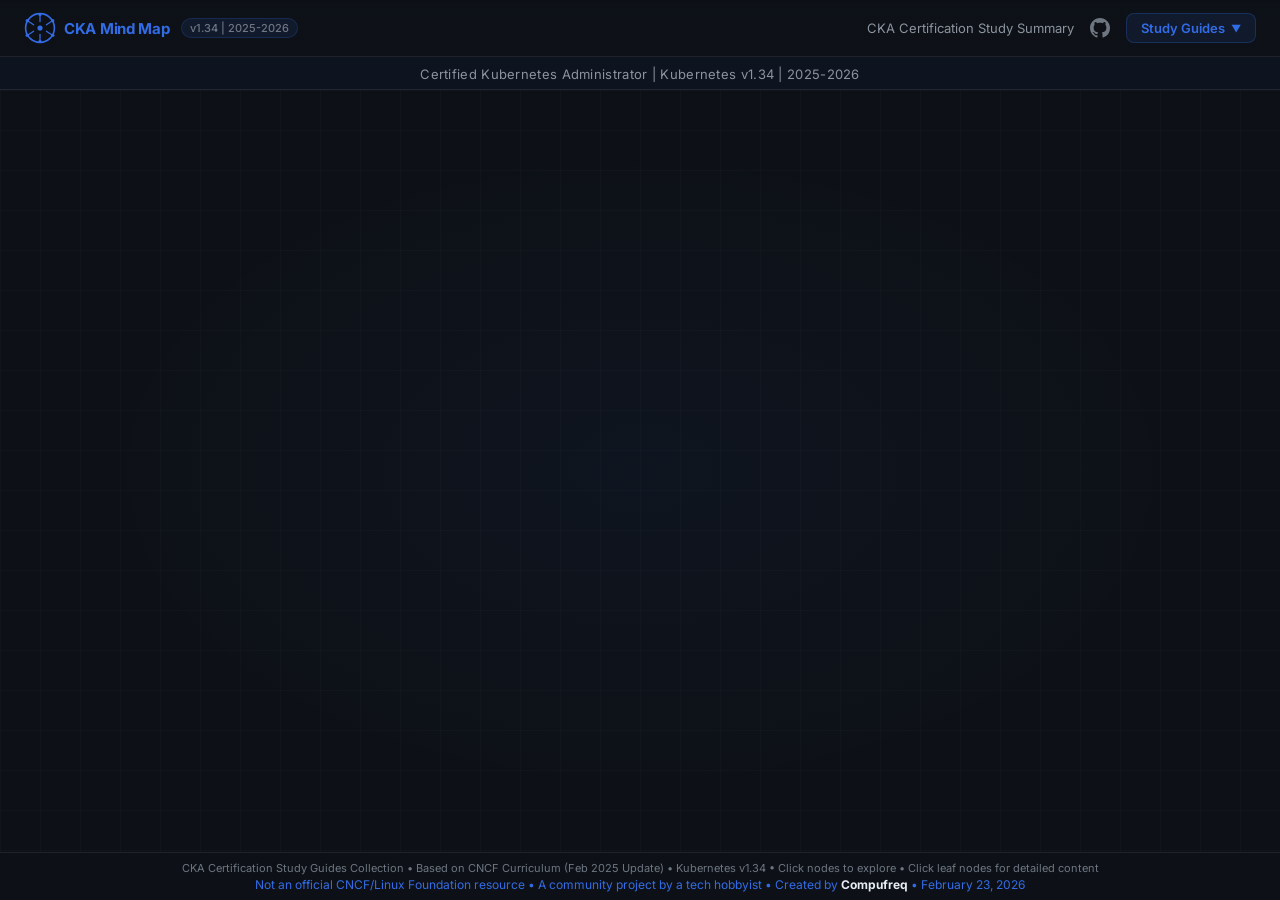
<file: index.html>
<!DOCTYPE html>
<html lang="en">
<head>
  <meta charset="UTF-8">
  <meta name="viewport" content="width=device-width, initial-scale=1.0, viewport-fit=cover">
  <title>CKA Mind Map - Certified Kubernetes Administrator Study Guide</title>
  <meta name="description" content="Interactive mind map for CKA certification study. Covers all exam domains: Cluster Architecture, Workloads, Networking, Storage, and Troubleshooting.">
  <link rel="preconnect" href="https://fonts.googleapis.com">
  <link rel="preconnect" href="https://fonts.gstatic.com" crossorigin>
  <link href="https://fonts.googleapis.com/css2?family=Inter:wght@400;500;600;700&family=JetBrains+Mono:wght@400;500&display=swap" rel="stylesheet">
  <link rel="stylesheet" href="css/style.css?v=2">
  <link rel="icon" href="data:image/svg+xml,<svg xmlns='http://www.w3.org/2000/svg' viewBox='0 0 100 100'><text y='.9em' font-size='90'>☸</text></svg>">
</head>
<body>

  <header class="header">
    <div class="header-left">
      <a href="#main" class="logo">
        <svg class="logo-icon" viewBox="0 0 100 100" xmlns="http://www.w3.org/2000/svg">
          <circle cx="50" cy="50" r="45" fill="none" stroke="#326CE5" stroke-width="5"/>
          <circle cx="50" cy="50" r="8" fill="#326CE5"/>
          <line x1="50" y1="10" x2="50" y2="30" stroke="#326CE5" stroke-width="4" stroke-linecap="round"/>
          <line x1="50" y1="70" x2="50" y2="90" stroke="#326CE5" stroke-width="4" stroke-linecap="round"/>
          <line x1="12" y1="28" x2="30" y2="40" stroke="#326CE5" stroke-width="4" stroke-linecap="round"/>
          <line x1="70" y1="60" x2="88" y2="72" stroke="#326CE5" stroke-width="4" stroke-linecap="round"/>
          <line x1="12" y1="72" x2="30" y2="60" stroke="#326CE5" stroke-width="4" stroke-linecap="round"/>
          <line x1="70" y1="40" x2="88" y2="28" stroke="#326CE5" stroke-width="4" stroke-linecap="round"/>
          <circle cx="50" cy="8" r="5" fill="#326CE5"/>
          <circle cx="50" cy="92" r="5" fill="#326CE5"/>
          <circle cx="10" cy="27" r="5" fill="#326CE5"/>
          <circle cx="90" cy="73" r="5" fill="#326CE5"/>
          <circle cx="10" cy="73" r="5" fill="#326CE5"/>
          <circle cx="90" cy="27" r="5" fill="#326CE5"/>
        </svg>
        <span class="logo-text">CKA Mind Map</span>
      </a>
      <span class="logo-version">v1.34 | 2025-2026</span>
    </div>
    <div class="header-right">
      <nav id="breadcrumbs"></nav>
      <a href="https://github.com/compufreq/cka-mindmap" target="_blank" rel="noopener noreferrer" class="github-link" title="View on GitHub">
        <svg width="20" height="20" viewBox="0 0 16 16" fill="currentColor"><path d="M8 0C3.58 0 0 3.58 0 8c0 3.54 2.29 6.53 5.47 7.59.4.07.55-.17.55-.38 0-.19-.01-.82-.01-1.49-2.01.37-2.53-.49-2.69-.94-.09-.23-.48-.94-.82-1.13-.28-.15-.68-.52-.01-.53.63-.01 1.08.58 1.23.82.72 1.21 1.87.87 2.33.66.07-.52.28-.87.51-1.07-1.78-.2-3.64-.89-3.64-3.95 0-.87.31-1.59.82-2.15-.08-.2-.36-1.02.08-2.12 0 0 .67-.21 2.2.82.64-.18 1.32-.27 2-.27.68 0 1.36.09 2 .27 1.53-1.04 2.2-.82 2.2-.82.44 1.1.16 1.92.08 2.12.51.56.82 1.27.82 2.15 0 3.07-1.87 3.75-3.65 3.95.29.25.54.73.54 1.48 0 1.07-.01 1.93-.01 2.2 0 .21.15.46.55.38A8.013 8.013 0 0016 8c0-4.42-3.58-8-8-8z"/></svg>
      </a>
      <div class="guides-dropdown" id="guides-dropdown">
        <button class="guides-dropdown-btn" id="guides-dropdown-btn">
          <span>Study Guides</span>
          <span class="dropdown-arrow">&#9660;</span>
        </button>
        <div class="guides-dropdown-menu">
          <a href="pages/guide.html?id=kubernetes">
            <span class="guide-icon">&#9784;</span>
            <span class="guide-info">
              <span class="guide-name">Kubernetes CKA Guide</span>
              <span class="guide-desc">Complete technical reference &bull; 30 chapters</span>
            </span>
          </a>
          <a href="pages/guide.html?id=linux-networking">
            <span class="guide-icon">&#128421;</span>
            <span class="guide-info">
              <span class="guide-name">Linux Networking Guide</span>
              <span class="guide-desc">Network commands reference &bull; 56 sections</span>
            </span>
          </a>
          <a href="pages/guide.html?id=gateway-api">
            <span class="guide-icon">&#128268;</span>
            <span class="guide-info">
              <span class="guide-name">Gateway API Complete Guide</span>
              <span class="guide-desc">Modern ingress traffic management &bull; 20 sections</span>
            </span>
          </a>
          <a href="pages/guide.html?id=gateway-api-cka">
            <span class="guide-icon">&#9997;</span>
            <span class="guide-info">
              <span class="guide-name">Gateway API Step-By-Step Guide</span>
              <span class="guide-desc">Step-by-step practice &bull; 10 tasks</span>
            </span>
          </a>
          <a href="pages/guide.html?id=ingress">
            <span class="guide-icon">&#128295;</span>
            <span class="guide-info">
              <span class="guide-name">Ingress Complete Guide</span>
              <span class="guide-desc">HTTP routing &amp; TLS termination &bull; 14 sections</span>
            </span>
          </a>
          <a href="pages/guide.html?id=ingress-cka">
            <span class="guide-icon">&#9997;</span>
            <span class="guide-info">
              <span class="guide-name">Ingress Step-By-Step Guide</span>
              <span class="guide-desc">Step-by-step practice &bull; 8 tasks</span>
            </span>
          </a>
          <a href="pages/guide.html?id=coredns">
            <span class="guide-icon">&#127760;</span>
            <span class="guide-info">
              <span class="guide-name">CoreDNS Complete Guide</span>
              <span class="guide-desc">DNS &amp; service discovery &bull; 12 sections</span>
            </span>
          </a>
          <a href="pages/guide.html?id=coredns-cka">
            <span class="guide-icon">&#9997;</span>
            <span class="guide-info">
              <span class="guide-name">CoreDNS Step-By-Step Guide</span>
              <span class="guide-desc">Step-by-step practice &bull; 8 tasks</span>
            </span>
          </a>
          <a href="pages/guide.html?id=k8s-install">
            <span class="guide-icon">&#9881;</span>
            <span class="guide-info">
              <span class="guide-name">K8s HA Cluster Setup Lab</span>
              <span class="guide-desc">HA cluster installation &bull; HAProxy + 2 CP + 2 Workers</span>
            </span>
          </a>
        </div>
      </div>
    </div>
  </header>

  <div class="subtitle-bar">
    <span id="subtitle"></span>
  </div>

  <main id="mindmap-container"></main>

  <footer class="footer">
    <div>CKA Certification Study Guides Collection &bull; Based on CNCF Curriculum (Feb 2025 Update) &bull; Kubernetes v1.34 &bull;
    Click nodes to explore &bull; Click leaf nodes for detailed content</div>
    <div class="footer-credit">Not an official CNCF/Linux Foundation resource &bull; A community project by a tech hobbyist &bull; Created by <strong>Compufreq</strong> &bull; February 23, 2026</div>
  </footer>

  <script src="https://d3js.org/d3.v7.min.js"></script>
  <script src="js/data.js?v=2"></script>
  <script src="js/mindmap.js?v=2"></script>
  <script>
    (function() {
      var btn = document.getElementById('guides-dropdown-btn');
      var dropdown = document.getElementById('guides-dropdown');
      if (!btn || !dropdown) return;
      btn.addEventListener('click', function(e) {
        e.stopPropagation();
        dropdown.classList.toggle('open');
      });
      document.addEventListener('click', function() {
        dropdown.classList.remove('open');
      });
    })();
  </script>
</body>
</html>
</file>
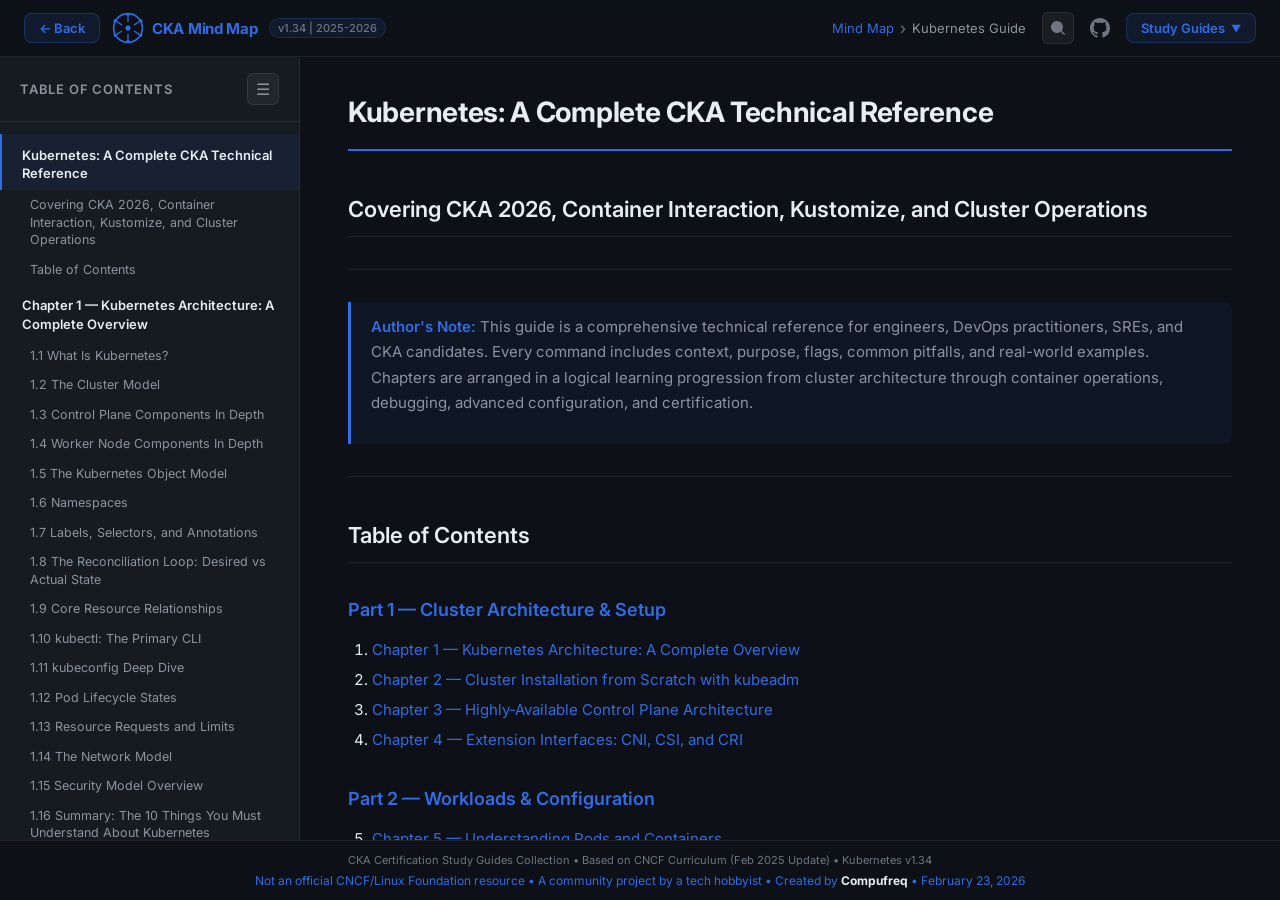
<file: pages/guide.html>
<!DOCTYPE html>
<html lang="en">
<head>
  <meta charset="UTF-8">
  <meta name="viewport" content="width=device-width, initial-scale=1.0, viewport-fit=cover">
  <title>CKA Study Guide</title>
  <link rel="preconnect" href="https://fonts.googleapis.com">
  <link rel="preconnect" href="https://fonts.gstatic.com" crossorigin>
  <!-- Non-render-blocking: load external CSS asynchronously so inline CSS paints immediately -->
  <link rel="stylesheet" href="https://fonts.googleapis.com/css2?family=Inter:wght@400;500;600;700&family=JetBrains+Mono:wght@400;500&display=swap" media="print" onload="this.media='all'">
  <link rel="stylesheet" href="../css/style.css?v=2" media="print" onload="this.media='all'">
  <link rel="stylesheet" href="../css/guide.css?v=2" media="print" onload="this.media='all'">
  <noscript>
    <link rel="stylesheet" href="https://fonts.googleapis.com/css2?family=Inter:wght@400;500;600;700&family=JetBrains+Mono:wght@400;500&display=swap">
    <link rel="stylesheet" href="../css/style.css">
    <link rel="stylesheet" href="../css/guide.css">
  </noscript>
  <link rel="icon" href="data:image/svg+xml,<svg xmlns='http://www.w3.org/2000/svg' viewBox='0 0 100 100'><text y='.9em' font-size='90'>☸</text></svg>">
  <!-- Critical inline CSS: instant dark background + loading spinner before external CSS loads -->
  <style>
    *, *::before, *::after { margin: 0; padding: 0; box-sizing: border-box; }
    html, body { background: #0d1117; color: #e6edf3; height: 100%; width: 100%; }
    body { display: flex; flex-direction: column; font-family: 'Inter', -apple-system, BlinkMacSystemFont, 'Segoe UI', Roboto, sans-serif; overflow: hidden; }
    .header {
      display: flex; align-items: center; justify-content: space-between; padding: 12px 24px;
      padding-top: max(12px, env(safe-area-inset-top, 0px));
      padding-left: max(24px, env(safe-area-inset-left, 0px));
      padding-right: max(24px, env(safe-area-inset-right, 0px));
      background: linear-gradient(180deg, rgba(13,17,23,0.98) 0%, rgba(13,17,23,0.92) 100%);
      border-bottom: 1px solid rgba(255,255,255,0.08); z-index: 10; flex-shrink: 0;
    }
    .header-left { display: flex; align-items: center; gap: 12px; }
    .logo { display: flex; align-items: center; gap: 8px; text-decoration: none; color: #e6edf3; }
    .logo-icon { width: 32px; height: 32px; }
    .logo-text { font-size: 15px; font-weight: 700; color: #326CE5; }
    .logo-version { font-size: 11px; color: #6e7681; padding: 2px 8px; background: rgba(50,108,229,0.1); border-radius: 10px; border: 1px solid rgba(50,108,229,0.2); }
    .header-right { display: flex; align-items: center; gap: 16px; }
    .guide-nav { display: flex; align-items: center; gap: 6px; font-size: 13px; }
    .breadcrumb-link { color: #326CE5; text-decoration: none; }
    .breadcrumb-sep { color: #6e7681; font-size: 16px; }
    .breadcrumb-current { color: #8b949e; }
    .guides-dropdown-btn {
      display: flex; align-items: center; gap: 6px; padding: 6px 14px;
      background: rgba(50,108,229,0.1); border: 1px solid rgba(50,108,229,0.25);
      border-radius: 8px; color: #326CE5; font-size: 13px; font-weight: 600;
      cursor: pointer; font-family: inherit; white-space: nowrap;
    }
    .guides-dropdown-menu { position: absolute; top: calc(100% + 6px); right: 0; opacity: 0; visibility: hidden; }
    .guide-layout { display: flex; flex: 1; overflow: hidden; }
    .guide-sidebar {
      width: 300px; min-width: 300px; background: #161b22;
      border-right: 1px solid rgba(255,255,255,0.08); display: flex; flex-direction: column;
    }
    .sidebar-header {
      display: flex; align-items: center; justify-content: space-between;
      padding: 16px 20px; border-bottom: 1px solid rgba(255,255,255,0.08); flex-shrink: 0;
    }
    .sidebar-header h3 { font-size: 13px; font-weight: 600; color: #8b949e; text-transform: uppercase; letter-spacing: 0.8px; white-space: nowrap; }
    .sidebar-toggle {
      background: rgba(255,255,255,0.05); border: 1px solid rgba(255,255,255,0.08);
      color: #8b949e; font-size: 16px; width: 32px; height: 32px; border-radius: 6px;
      cursor: pointer; display: flex; align-items: center; justify-content: center;
    }
    .sidebar-loading { color: #6e7681; font-size: 13px; padding: 16px 20px; }
    .guide-content { flex: 1; overflow-y: auto; padding: 32px 48px 60px; min-width: 0; }
    .guide-loading {
      display: flex; flex-direction: column; align-items: center; justify-content: center;
      height: 300px; color: #6e7681; gap: 16px; padding-top: 20vh;
    }
    .loading-spinner {
      width: 40px; height: 40px;
      border: 3px solid rgba(255,255,255,0.08); border-top-color: #326CE5;
      border-radius: 50%; animation: _spin 0.8s linear infinite;
    }
    @keyframes _spin { to { transform: rotate(360deg); } }
    .guide-article { display: none; }
    .footer { padding: 8px 24px; padding-bottom: max(8px, env(safe-area-inset-bottom, 0px)); text-align: center; font-size: 11px; color: #6e7681; background: #0d1117; border-top: 1px solid rgba(255,255,255,0.08); flex-shrink: 0; }
    .guide-footer { padding: 12px 24px; display: flex; flex-direction: column; align-items: center; gap: 4px; }
    .footer-credit { color: #326CE5; font-size: 12px; }
    .footer-credit strong { color: #e6edf3; }
    @media (max-width: 768px) {
      .guide-back-btn { display: none; }
      .guide-sidebar { position: fixed; top: 0; left: 0; z-index: 200; height: 100vh; width: 300px; min-width: 300px; transform: translateX(-100%); transition: transform 0.3s; }
      .guide-sidebar.mobile-open { transform: translateX(0); }
      .guide-content { padding: 20px 16px 60px; }
    }
  </style>
</head>
<body class="guide-body">

  <header class="header">
    <div class="header-left">
      <a href="../index.html#main" class="logo">
        <svg class="logo-icon" viewBox="0 0 100 100" xmlns="http://www.w3.org/2000/svg">
          <circle cx="50" cy="50" r="45" fill="none" stroke="#326CE5" stroke-width="5"/>
          <circle cx="50" cy="50" r="8" fill="#326CE5"/>
          <line x1="50" y1="10" x2="50" y2="30" stroke="#326CE5" stroke-width="4" stroke-linecap="round"/>
          <line x1="50" y1="70" x2="50" y2="90" stroke="#326CE5" stroke-width="4" stroke-linecap="round"/>
          <line x1="12" y1="28" x2="30" y2="40" stroke="#326CE5" stroke-width="4" stroke-linecap="round"/>
          <line x1="70" y1="60" x2="88" y2="72" stroke="#326CE5" stroke-width="4" stroke-linecap="round"/>
          <line x1="12" y1="72" x2="30" y2="60" stroke="#326CE5" stroke-width="4" stroke-linecap="round"/>
          <line x1="70" y1="40" x2="88" y2="28" stroke="#326CE5" stroke-width="4" stroke-linecap="round"/>
          <circle cx="50" cy="8" r="5" fill="#326CE5"/>
          <circle cx="50" cy="92" r="5" fill="#326CE5"/>
          <circle cx="10" cy="27" r="5" fill="#326CE5"/>
          <circle cx="90" cy="73" r="5" fill="#326CE5"/>
          <circle cx="10" cy="73" r="5" fill="#326CE5"/>
          <circle cx="90" cy="27" r="5" fill="#326CE5"/>
        </svg>
        <span class="logo-text">CKA Mind Map</span>
      </a>
      <span class="logo-version">v1.34 | 2025-2026</span>
    </div>
    <div class="header-right">
      <nav class="guide-nav">
        <a href="../index.html#main" class="breadcrumb-link">Mind Map</a>
        <span class="breadcrumb-sep">&rsaquo;</span>
        <span class="breadcrumb-current" id="guide-title-breadcrumb">Study Guide</span>
      </nav>
      <a href="https://github.com/compufreq/cka-mindmap" target="_blank" rel="noopener noreferrer" class="github-link" title="View on GitHub">
        <svg width="20" height="20" viewBox="0 0 16 16" fill="currentColor"><path d="M8 0C3.58 0 0 3.58 0 8c0 3.54 2.29 6.53 5.47 7.59.4.07.55-.17.55-.38 0-.19-.01-.82-.01-1.49-2.01.37-2.53-.49-2.69-.94-.09-.23-.48-.94-.82-1.13-.28-.15-.68-.52-.01-.53.63-.01 1.08.58 1.23.82.72 1.21 1.87.87 2.33.66.07-.52.28-.87.51-1.07-1.78-.2-3.64-.89-3.64-3.95 0-.87.31-1.59.82-2.15-.08-.2-.36-1.02.08-2.12 0 0 .67-.21 2.2.82.64-.18 1.32-.27 2-.27.68 0 1.36.09 2 .27 1.53-1.04 2.2-.82 2.2-.82.44 1.1.16 1.92.08 2.12.51.56.82 1.27.82 2.15 0 3.07-1.87 3.75-3.65 3.95.29.25.54.73.54 1.48 0 1.07-.01 1.93-.01 2.2 0 .21.15.46.55.38A8.013 8.013 0 0016 8c0-4.42-3.58-8-8-8z"/></svg>
      </a>
      <div class="guides-dropdown" id="guides-dropdown">
        <button class="guides-dropdown-btn" id="guides-dropdown-btn">
          <span>Study Guides</span>
          <span class="dropdown-arrow">&#9660;</span>
        </button>
        <div class="guides-dropdown-menu">
          <a href="guide.html?id=kubernetes">
            <span class="guide-icon">&#9784;</span>
            <span class="guide-info">
              <span class="guide-name">Kubernetes CKA Guide</span>
              <span class="guide-desc">Complete technical reference &bull; 30 chapters</span>
            </span>
          </a>
          <a href="guide.html?id=linux-networking">
            <span class="guide-icon">&#128421;</span>
            <span class="guide-info">
              <span class="guide-name">Linux Networking Guide</span>
              <span class="guide-desc">Network commands reference &bull; 56 sections</span>
            </span>
          </a>
          <a href="guide.html?id=gateway-api">
            <span class="guide-icon">&#128268;</span>
            <span class="guide-info">
              <span class="guide-name">Gateway API Complete Guide</span>
              <span class="guide-desc">Modern ingress traffic management &bull; 20 sections</span>
            </span>
          </a>
          <a href="guide.html?id=gateway-api-cka">
            <span class="guide-icon">&#9997;</span>
            <span class="guide-info">
              <span class="guide-name">Gateway API Step-By-Step Guide</span>
              <span class="guide-desc">Step-by-step practice &bull; 10 tasks</span>
            </span>
          </a>
          <a href="guide.html?id=ingress">
            <span class="guide-icon">&#128295;</span>
            <span class="guide-info">
              <span class="guide-name">Ingress Complete Guide</span>
              <span class="guide-desc">HTTP routing &amp; TLS termination &bull; 14 sections</span>
            </span>
          </a>
          <a href="guide.html?id=ingress-cka">
            <span class="guide-icon">&#9997;</span>
            <span class="guide-info">
              <span class="guide-name">Ingress Step-By-Step Guide</span>
              <span class="guide-desc">Step-by-step practice &bull; 8 tasks</span>
            </span>
          </a>
          <a href="guide.html?id=coredns">
            <span class="guide-icon">&#127760;</span>
            <span class="guide-info">
              <span class="guide-name">CoreDNS Complete Guide</span>
              <span class="guide-desc">DNS &amp; service discovery &bull; 12 sections</span>
            </span>
          </a>
          <a href="guide.html?id=coredns-cka">
            <span class="guide-icon">&#9997;</span>
            <span class="guide-info">
              <span class="guide-name">CoreDNS Step-By-Step Guide</span>
              <span class="guide-desc">Step-by-step practice &bull; 8 tasks</span>
            </span>
          </a>
          <a href="guide.html?id=k8s-install">
            <span class="guide-icon">&#9881;</span>
            <span class="guide-info">
              <span class="guide-name">K8s HA Cluster Setup Lab</span>
              <span class="guide-desc">HA cluster installation &bull; HAProxy + 2 CP + 2 Workers</span>
            </span>
          </a>
        </div>
      </div>
    </div>
  </header>

  <!-- Search Bar - hidden by default, shown when activated -->
  <div class="guide-search-bar" id="guide-search-bar">
    <div class="search-bar-inner">
      <div class="search-input-group">
        <svg class="search-icon" width="16" height="16" viewBox="0 0 16 16" fill="currentColor">
          <path d="M11.5 7a4.5 4.5 0 1 1-9 0 4.5 4.5 0 0 1 9 0Zm-.82 4.74a6 6 0 1 1 1.06-1.06l3.04 3.04a.75.75 0 1 1-1.06 1.06l-3.04-3.04Z"/>
        </svg>
        <input type="text" id="search-input" class="search-input"
               placeholder="Search in guide..." autocomplete="off" spellcheck="false">
      </div>
      <div class="search-filters">
        <button class="search-filter-btn" id="filter-match-word" title="Match Whole Word (Alt+W)">
          <span class="filter-label">W</span>
        </button>
        <button class="search-filter-btn" id="filter-case-sensitive" title="Match Case (Alt+C)">
          <span class="filter-label">Aa</span>
        </button>
      </div>
      <div class="search-nav">
        <span class="search-count" id="search-count"></span>
        <button class="search-nav-btn" id="search-prev" title="Previous Match (Shift+Enter)" disabled>
          <svg width="14" height="14" viewBox="0 0 16 16" fill="currentColor">
            <path d="M3.22 9.78a.75.75 0 0 1 0-1.06l4.25-4.25a.75.75 0 0 1 1.06 0l4.25 4.25a.751.751 0 0 1-1.06 1.06L8 6.06 4.28 9.78a.75.75 0 0 1-1.06 0Z"/>
          </svg>
        </button>
        <button class="search-nav-btn" id="search-next" title="Next Match (Enter)" disabled>
          <svg width="14" height="14" viewBox="0 0 16 16" fill="currentColor">
            <path d="M12.78 6.22a.75.75 0 0 1 0 1.06l-4.25 4.25a.75.75 0 0 1-1.06 0L3.22 7.28a.751.751 0 0 1 1.06-1.06L8 9.94l3.72-3.72a.75.75 0 0 1 1.06 0Z"/>
          </svg>
        </button>
      </div>
      <button class="search-close-btn" id="search-close" title="Close (Escape)">
        <svg width="14" height="14" viewBox="0 0 16 16" fill="currentColor">
          <path d="M3.72 3.72a.75.75 0 0 1 1.06 0L8 6.94l3.22-3.22a.749.749 0 0 1 1.275.326.749.749 0 0 1-.215.734L9.06 8l3.22 3.22a.749.749 0 0 1-.326 1.275.749.749 0 0 1-.734-.215L8 9.06l-3.22 3.22a.751.751 0 0 1-1.042-.018.751.751 0 0 1-.018-1.042L6.94 8 3.72 4.78a.75.75 0 0 1 0-1.06Z"/>
        </svg>
      </button>
    </div>
  </div>

  <div class="guide-layout">
    <!-- Sidebar TOC -->
    <aside class="guide-sidebar" id="guide-sidebar">
      <div class="sidebar-header">
        <h3>Table of Contents</h3>
        <button class="sidebar-toggle" id="sidebar-toggle" title="Toggle sidebar">&#9776;</button>
      </div>
      <nav class="sidebar-toc" id="sidebar-toc">
        <p class="sidebar-loading">Loading...</p>
      </nav>
    </aside>

    <!-- Main content -->
    <main class="guide-content" id="guide-content">
      <div class="guide-loading" id="guide-loading">
        <div class="loading-spinner"></div>
        <p>Loading guide...</p>
      </div>
      <article class="guide-article" id="guide-article"></article>
    </main>
  </div>

  <footer class="footer guide-footer">
    <div>CKA Certification Study Guides Collection &bull; Based on CNCF Curriculum (Feb 2025 Update) &bull; Kubernetes v1.34</div>
    <div class="footer-credit">Not an official CNCF/Linux Foundation resource &bull; A community project by a tech hobbyist &bull; Created by <strong>Compufreq</strong> &bull; February 23, 2026</div>
  </footer>

  <script src="../lib/marked.min.js?v=2"></script>
  <script src="../js/guide.js?v=2"></script>
  <script src="../js/guide-search.js?v=2"></script>
  <script>
    (function() {
      var btn = document.getElementById('guides-dropdown-btn');
      var dropdown = document.getElementById('guides-dropdown');
      if (!btn || !dropdown) return;
      btn.addEventListener('click', function(e) {
        e.stopPropagation();
        dropdown.classList.toggle('open');
      });
      document.addEventListener('click', function() {
        dropdown.classList.remove('open');
      });
    })();
  </script>
</body>
</html>
</file>
<file: css/style.css>
/* CKA Mind Map - Dark Kubernetes Theme */

/* === Reset & Base === */
*, *::before, *::after {
  margin: 0;
  padding: 0;
  box-sizing: border-box;
}

:root {
  --k8s-blue: #326CE5;
  --bg-dark: #0d1117;
  --bg-card: #161b22;
  --bg-panel: #1c2333;
  --text-primary: #e6edf3;
  --text-secondary: #8b949e;
  --text-muted: #6e7681;
  --border-subtle: rgba(255, 255, 255, 0.08);
  --font-family: 'Inter', -apple-system, BlinkMacSystemFont, 'Segoe UI', Roboto, sans-serif;
}

html, body {
  height: 100%;
  width: 100%;
  overflow: hidden;
  font-family: var(--font-family);
  background: var(--bg-dark);
  color: var(--text-primary);
}

body {
  display: flex;
  flex-direction: column;
}

/* === Header === */
.header {
  display: flex;
  align-items: center;
  justify-content: space-between;
  padding: 12px 24px;
  padding-top: max(12px, env(safe-area-inset-top, 0px));
  padding-left: max(24px, env(safe-area-inset-left, 0px));
  padding-right: max(24px, env(safe-area-inset-right, 0px));
  background: linear-gradient(180deg, rgba(13, 17, 23, 0.98) 0%, rgba(13, 17, 23, 0.92) 100%);
  border-bottom: 1px solid var(--border-subtle);
  z-index: 10;
  flex-shrink: 0;
}

.header-left {
  display: flex;
  align-items: center;
  gap: 12px;
}

.logo {
  display: flex;
  align-items: center;
  gap: 8px;
  text-decoration: none;
  color: var(--text-primary);
}

.logo-icon {
  width: 32px;
  height: 32px;
}

.logo-text {
  font-size: 15px;
  font-weight: 700;
  letter-spacing: -0.3px;
  color: var(--k8s-blue);
}

.logo-version {
  font-size: 11px;
  color: var(--text-muted);
  font-weight: 500;
  padding: 2px 8px;
  background: rgba(50, 108, 229, 0.1);
  border-radius: 10px;
  border: 1px solid rgba(50, 108, 229, 0.2);
}

/* === Breadcrumbs === */
#breadcrumbs {
  display: flex;
  align-items: center;
  gap: 6px;
  font-size: 13px;
  flex-wrap: nowrap;
  overflow: hidden;
  min-width: 0;
}

.breadcrumb-link {
  color: var(--k8s-blue);
  text-decoration: none;
  transition: color 0.2s;
  white-space: nowrap;
  overflow: hidden;
  text-overflow: ellipsis;
  max-width: 280px;
}

.breadcrumb-link:hover {
  color: #5a8ef0;
  text-decoration: underline;
}

.breadcrumb-sep {
  color: var(--text-muted);
  font-size: 16px;
  user-select: none;
  flex-shrink: 0;
}

.breadcrumb-current {
  color: var(--text-secondary);
  white-space: nowrap;
  overflow: hidden;
  text-overflow: ellipsis;
}

/* === Study Guides Menu === */
.header-right {
  display: flex;
  align-items: center;
  gap: 16px;
  min-width: 0;
  overflow: visible;
}

.github-link {
  display: flex;
  align-items: center;
  color: var(--text-muted);
  transition: color 0.2s;
}

.github-link:hover {
  color: var(--text-primary);
}

.guides-dropdown {
  position: relative;
}

.guides-dropdown-btn {
  display: flex;
  align-items: center;
  gap: 6px;
  padding: 6px 14px;
  background: rgba(50, 108, 229, 0.1);
  border: 1px solid rgba(50, 108, 229, 0.25);
  border-radius: 8px;
  color: var(--k8s-blue);
  font-size: 13px;
  font-weight: 600;
  cursor: pointer;
  transition: all 0.2s;
  font-family: inherit;
  white-space: nowrap;
}

.guides-dropdown-btn:hover {
  background: rgba(50, 108, 229, 0.18);
  border-color: rgba(50, 108, 229, 0.4);
  color: #5a8ef0;
}

.guides-dropdown-btn .dropdown-arrow {
  font-size: 10px;
  transition: transform 0.2s;
}

.guides-dropdown.open .dropdown-arrow {
  transform: rotate(180deg);
}

.guides-dropdown-menu {
  position: absolute;
  top: calc(100% + 6px);
  right: 0;
  min-width: 260px;
  max-height: 80vh;
  overflow-y: auto;
  background: var(--bg-card);
  border: 1px solid var(--border-subtle);
  border-radius: 10px;
  box-shadow: 0 8px 24px rgba(0, 0, 0, 0.4);
  opacity: 0;
  visibility: hidden;
  transform: translateY(-4px);
  transition: all 0.2s;
  z-index: 100;
}

.guides-dropdown.open .guides-dropdown-menu {
  opacity: 1;
  visibility: visible;
  transform: translateY(0);
}

.guides-dropdown-menu a {
  display: flex;
  align-items: center;
  gap: 10px;
  padding: 12px 16px;
  color: var(--text-secondary);
  text-decoration: none;
  font-size: 13px;
  transition: all 0.15s;
  border-bottom: 1px solid var(--border-subtle);
}

.guides-dropdown-menu a:last-child {
  border-bottom: none;
}

.guides-dropdown-menu a:hover {
  background: rgba(50, 108, 229, 0.08);
  color: var(--text-primary);
}

.guides-dropdown-menu .guide-icon {
  font-size: 18px;
  width: 24px;
  text-align: center;
  flex-shrink: 0;
}

.guides-dropdown-menu .guide-info {
  display: flex;
  flex-direction: column;
  gap: 2px;
}

.guides-dropdown-menu .guide-name {
  font-weight: 600;
  color: var(--text-primary);
  font-size: 13px;
}

.guides-dropdown-menu .guide-desc {
  font-size: 11px;
  color: var(--text-muted);
}

/* === Subtitle === */
.subtitle-bar {
  text-align: center;
  padding: 6px 24px;
  background: rgba(50, 108, 229, 0.04);
  border-bottom: 1px solid var(--border-subtle);
  flex-shrink: 0;
}

#subtitle {
  font-size: 13px;
  color: var(--text-secondary);
  letter-spacing: 0.3px;
}

.subtitle-guide-link {
  display: inline-block;
  margin-left: 12px;
  padding: 3px 12px;
  background: rgba(255, 152, 0, 0.1);
  border: 1px solid rgba(255, 152, 0, 0.3);
  border-radius: 12px;
  color: #FF9800;
  font-size: 11px;
  font-weight: 600;
  text-decoration: none;
  transition: all 0.2s;
  vertical-align: middle;
}

.subtitle-guide-link:hover {
  background: rgba(255, 152, 0, 0.2);
  border-color: rgba(255, 152, 0, 0.5);
  color: #FFB74D;
  text-decoration: none;
}

/* === Mind Map Container === */
#mindmap-container {
  flex: 1;
  position: relative;
  overflow: hidden;
  z-index: 1;
  isolation: isolate;
  background:
    radial-gradient(ellipse at 50% 50%, rgba(50, 108, 229, 0.04) 0%, transparent 60%),
    var(--bg-dark);
}

/* Grid pattern background */
#mindmap-container::before {
  content: '';
  position: absolute;
  inset: 0;
  background-image:
    linear-gradient(rgba(255, 255, 255, 0.015) 1px, transparent 1px),
    linear-gradient(90deg, rgba(255, 255, 255, 0.015) 1px, transparent 1px);
  background-size: 40px 40px;
  pointer-events: none;
}

#mindmap-container svg {
  display: block;
}

/* === Mind Map Nodes === */
.branch-node {
  transition: transform 0.2s ease;
}

.branch-node.clickable:hover,
.branch-node.leaf:hover {
  filter: url(#glow);
}

.branch-node.clickable rect,
.branch-node.leaf rect {
  transition: all 0.2s ease;
}

/* === Tooltip === */
.mindmap-tooltip {
  position: absolute;
  pointer-events: none;
  background: var(--bg-panel);
  color: var(--text-primary);
  padding: 8px 14px;
  border-radius: 8px;
  font-size: 12px;
  border: 1px solid rgba(255, 255, 255, 0.15);
  white-space: nowrap;
  z-index: 20;
  opacity: 0;
  transform: translate(-50%, 0) scale(0.9);
  transition: opacity 0.2s, transform 0.2s;
  box-shadow: 0 4px 20px rgba(0, 0, 0, 0.4);
}

/* === Back Button === */
.back-button circle {
  transition: all 0.2s ease;
}

.back-button:hover circle {
  fill: rgba(255, 255, 255, 0.15);
  stroke: rgba(255, 255, 255, 0.5);
}

/* === Detail Panel (Leaf Node Content) === */
.detail-overlay {
  position: fixed;
  inset: 0;
  background: rgba(0, 0, 0, 0.75);
  backdrop-filter: blur(6px);
  z-index: 1000;
  display: flex;
  align-items: center;
  justify-content: center;
  opacity: 0;
  transition: opacity 0.3s ease;
  pointer-events: none;
}

.detail-overlay.active {
  opacity: 1;
  pointer-events: auto;
}

.detail-panel {
  background: var(--bg-card);
  border: 1px solid var(--border-subtle);
  border-top: 3px solid var(--k8s-blue);
  border-radius: 16px;
  width: 90%;
  max-width: 640px;
  max-height: 80vh;
  overflow: hidden;
  display: flex;
  flex-direction: column;
  transform: translateY(20px) scale(0.95);
  transition: transform 0.3s ease;
  box-shadow: 0 20px 60px rgba(0, 0, 0, 0.5);
}

.detail-panel-top {
  flex-shrink: 0;
  padding: 28px 32px 0;
  border-bottom: 1px solid var(--border-subtle);
}

.detail-panel-body {
  flex: 1;
  overflow-y: auto;
  padding: 20px 32px 28px;
}

.detail-overlay.active .detail-panel {
  transform: translateY(0) scale(1);
}

.detail-header {
  display: flex;
  align-items: flex-start;
  justify-content: space-between;
  margin-bottom: 16px;
}

.detail-header h2 {
  font-size: 22px;
  font-weight: 700;
  letter-spacing: -0.3px;
}

.detail-close {
  background: rgba(255, 255, 255, 0.08);
  border: none;
  color: var(--text-secondary);
  font-size: 18px;
  width: 32px;
  height: 32px;
  border-radius: 8px;
  cursor: pointer;
  display: flex;
  align-items: center;
  justify-content: center;
  transition: all 0.2s;
  flex-shrink: 0;
}

.detail-close:hover {
  background: rgba(255, 255, 255, 0.15);
  color: var(--text-primary);
}

.detail-description {
  color: var(--text-secondary);
  font-size: 15px;
  margin-bottom: 16px;
  line-height: 1.5;
}

.detail-section {
  margin-bottom: 24px;
}

.detail-section h3 {
  font-size: 14px;
  font-weight: 600;
  color: var(--text-secondary);
  text-transform: uppercase;
  letter-spacing: 0.8px;
  margin-bottom: 12px;
  padding-bottom: 8px;
  border-bottom: 1px solid var(--border-subtle);
}

.detail-section ul {
  list-style: none;
  padding: 0;
}

.detail-section ul li {
  position: relative;
  padding: 8px 0 8px 20px;
  font-size: 14px;
  line-height: 1.6;
  color: var(--text-primary);
  border-bottom: 1px solid rgba(255, 255, 255, 0.03);
}

.detail-section ul li:last-child {
  border-bottom: none;
}

.detail-section ul li::before {
  content: '\25B8';
  position: absolute;
  left: 0;
  color: var(--k8s-blue);
  font-size: 12px;
}

.detail-section pre {
  background: var(--bg-dark);
  border: 1px solid var(--border-subtle);
  border-radius: 8px;
  padding: 12px 16px;
  margin-bottom: 8px;
  overflow-x: auto;
}

.detail-section pre code {
  font-family: 'JetBrains Mono', 'Fira Code', 'Consolas', monospace;
  font-size: 12.5px;
  line-height: 1.6;
  color: #79c0ff;
  white-space: pre-wrap;
  word-break: break-all;
}

/* === References === */
.detail-references {
  list-style: none;
  padding: 0;
}

.detail-references li {
  padding: 10px 0;
  border-bottom: 1px solid rgba(255, 255, 255, 0.03);
  position: relative;
  padding-left: 20px;
}

.detail-references li:last-child {
  border-bottom: none;
}

.detail-references li::before {
  content: '\1F4D6';
  position: absolute;
  left: 0;
  font-size: 11px;
}

.detail-ref-link {
  color: var(--k8s-blue);
  text-decoration: none;
  font-size: 14px;
  font-weight: 500;
  display: block;
  transition: color 0.2s;
}

.detail-ref-link:hover {
  color: #5a8ef0;
  text-decoration: underline;
}

.detail-ref-url {
  display: block;
  font-size: 11px;
  color: var(--text-muted);
  margin-top: 2px;
  word-break: break-all;
}

/* Scrollbar */
.detail-panel-body::-webkit-scrollbar {
  width: 6px;
}

.detail-panel-body::-webkit-scrollbar-track {
  background: transparent;
}

.detail-panel-body::-webkit-scrollbar-thumb {
  background: rgba(255, 255, 255, 0.1);
  border-radius: 3px;
}

.detail-panel-body::-webkit-scrollbar-thumb:hover {
  background: rgba(255, 255, 255, 0.2);
}

/* === Footer === */
.footer {
  padding: 8px 24px;
  padding-bottom: max(8px, env(safe-area-inset-bottom, 0px));
  padding-left: max(24px, env(safe-area-inset-left, 0px));
  padding-right: max(24px, env(safe-area-inset-right, 0px));
  text-align: center;
  font-size: 11px;
  color: var(--text-muted);
  background: var(--bg-dark);
  border-top: 1px solid var(--border-subtle);
  flex-shrink: 0;
}

.footer a {
  color: var(--k8s-blue);
  text-decoration: none;
}

.footer a:hover {
  text-decoration: underline;
}

.footer-credit {
  color: var(--k8s-blue);
  font-size: 12px;
  margin-top: 2px;
}

.footer-credit strong {
  color: var(--text-primary);
}

/* === Responsive === */
@media (max-width: 768px) {
  .header {
    flex-direction: column;
    gap: 8px;
    padding: 10px 16px;
    align-items: stretch;
  }

  .header-right {
    justify-content: space-between;
  }

  .breadcrumb-link {
    max-width: 200px;
  }

  .breadcrumb-early {
    display: none;
  }

  .detail-panel {
    width: 95%;
    max-height: 85vh;
  }

  .detail-panel-top {
    padding: 20px 20px 0;
  }

  .detail-panel-body {
    padding: 0 20px 20px;
  }

  .detail-header h2 {
    font-size: 18px;
  }

  .logo-version {
    display: none;
  }
}

@media (max-width: 480px) {
  #breadcrumbs {
    font-size: 11px;
  }

  .logo-text {
    font-size: 13px;
  }
}

/* === CSS Animations (replaces D3 transitions) === */
@keyframes fadeIn {
  from { opacity: 0; }
  to { opacity: 1; }
}

.anim-fade {
  animation: fadeIn 0.5s ease both;
}

/* Tooltip visible state */
.mindmap-tooltip.visible {
  opacity: 1;
  transform: translate(-50%, 0) scale(1);
}

/* === Kubernetes Logo SVG inline === */
.k8s-logo {
  display: inline-block;
}
</file>
<file: css/guide.css>
/* Guide Page Styles */

/* Override base body overflow for guide page */
.guide-body {
  overflow: hidden;
  height: 100vh;
}

/* === Layout === */
.guide-layout {
  display: flex;
  flex: 1;
  overflow: hidden;
}

/* === Sidebar === */
.guide-sidebar {
  width: 300px;
  min-width: 300px;
  background: var(--bg-card);
  border-right: 1px solid var(--border-subtle);
  display: flex;
  flex-direction: column;
  position: sticky;
  top: 0;
  height: 100vh;
  overflow: hidden;
  transition: min-width 0.3s, width 0.3s;
}

.guide-sidebar.collapsed {
  width: 48px;
  min-width: 48px;
}

.guide-sidebar.collapsed .sidebar-toc,
.guide-sidebar.collapsed .sidebar-header h3 {
  display: none;
}

.guide-sidebar.collapsed .sidebar-header {
  justify-content: center;
  padding: 16px 8px;
}

.sidebar-header {
  display: flex;
  align-items: center;
  justify-content: space-between;
  padding: 16px 20px;
  border-bottom: 1px solid var(--border-subtle);
  flex-shrink: 0;
}

.sidebar-header h3 {
  font-size: 13px;
  font-weight: 600;
  color: var(--text-secondary);
  text-transform: uppercase;
  letter-spacing: 0.8px;
  margin: 0;
  white-space: nowrap;
}

.sidebar-toggle {
  background: rgba(255, 255, 255, 0.05);
  border: 1px solid var(--border-subtle);
  color: var(--text-secondary);
  font-size: 16px;
  width: 32px;
  height: 32px;
  border-radius: 6px;
  cursor: pointer;
  display: flex;
  align-items: center;
  justify-content: center;
  transition: all 0.2s;
  flex-shrink: 0;
}

.sidebar-toggle:hover {
  background: rgba(255, 255, 255, 0.1);
  color: var(--text-primary);
}

.sidebar-toc {
  flex: 1;
  overflow-y: auto;
  padding: 12px 0;
}

.sidebar-toc::-webkit-scrollbar {
  width: 4px;
}

.sidebar-toc::-webkit-scrollbar-track {
  background: transparent;
}

.sidebar-toc::-webkit-scrollbar-thumb {
  background: rgba(255, 255, 255, 0.08);
  border-radius: 2px;
}

.sidebar-loading {
  color: var(--text-muted);
  font-size: 13px;
  padding: 16px 20px;
}

.toc-item {
  display: block;
  padding: 6px 20px;
  font-size: 13px;
  color: var(--text-secondary);
  text-decoration: none;
  border-left: 2px solid transparent;
  transition: all 0.15s;
  line-height: 1.4;
}

.toc-item:hover {
  color: var(--text-primary);
  background: rgba(50, 108, 229, 0.06);
  border-left-color: var(--k8s-blue);
}

.toc-item.active {
  color: var(--k8s-blue);
  border-left-color: var(--k8s-blue);
  background: rgba(50, 108, 229, 0.08);
  font-weight: 500;
}

.toc-item.toc-h1 {
  font-weight: 600;
  color: var(--text-primary);
  padding-top: 12px;
  padding-bottom: 8px;
  font-size: 13px;
}

.toc-item.toc-h2 {
  padding-left: 28px;
  font-size: 12.5px;
}

.toc-item.toc-h3 {
  padding-left: 40px;
  font-size: 12px;
  color: var(--text-muted);
}

/* === Main Content === */
.guide-content {
  flex: 1;
  overflow-y: auto;
  padding: 32px 48px 60px;
  min-width: 0;
  height: 100%;
}

.guide-loading {
  display: flex;
  flex-direction: column;
  align-items: center;
  justify-content: center;
  height: 300px;
  color: var(--text-muted);
  gap: 16px;
}

.loading-spinner {
  width: 40px;
  height: 40px;
  border: 3px solid var(--border-subtle);
  border-top-color: var(--k8s-blue);
  border-radius: 50%;
  animation: spin 0.8s linear infinite;
}

@keyframes spin {
  to { transform: rotate(360deg); }
}

/* === Article Styles (rendered markdown) === */
.guide-article {
  display: none;
  line-height: 1.7;
  color: var(--text-primary);
  max-width: 1100px;
}

.guide-article.loaded {
  display: block;
}

.guide-article h1 {
  font-size: 28px;
  font-weight: 700;
  margin: 48px 0 20px;
  padding-bottom: 12px;
  border-bottom: 2px solid var(--k8s-blue);
  color: var(--text-primary);
  letter-spacing: -0.3px;
}

.guide-article h1:first-child {
  margin-top: 0;
}

.guide-article h2 {
  font-size: 22px;
  font-weight: 600;
  margin: 40px 0 16px;
  padding-bottom: 8px;
  border-bottom: 1px solid var(--border-subtle);
  color: var(--text-primary);
}

.guide-article h3 {
  font-size: 18px;
  font-weight: 600;
  margin: 32px 0 12px;
  color: var(--k8s-blue);
}

.guide-article h4 {
  font-size: 15px;
  font-weight: 600;
  margin: 24px 0 10px;
  color: var(--text-secondary);
  text-transform: uppercase;
  letter-spacing: 0.5px;
}

.guide-article p {
  margin: 0 0 16px;
  font-size: 15px;
}

.guide-article strong {
  color: #e6edf3;
  font-weight: 600;
}

.guide-article em {
  color: var(--text-secondary);
}

.guide-article a {
  color: var(--k8s-blue);
  text-decoration: none;
}

.guide-article a:hover {
  text-decoration: underline;
}

.guide-article ul, .guide-article ol {
  margin: 0 0 16px 24px;
  font-size: 15px;
}

.guide-article li {
  margin-bottom: 6px;
  line-height: 1.6;
}

.guide-article hr {
  border: none;
  height: 1px;
  background: var(--border-subtle);
  margin: 32px 0;
}

.guide-article blockquote {
  border-left: 3px solid var(--k8s-blue);
  background: rgba(50, 108, 229, 0.06);
  padding: 12px 20px;
  margin: 0 0 16px;
  border-radius: 0 8px 8px 0;
  color: var(--text-secondary);
  font-size: 14px;
}

.guide-article blockquote strong {
  color: var(--k8s-blue);
}

/* Code blocks */
.guide-article pre {
  background: #0d1117;
  border: 1px solid var(--border-subtle);
  border-radius: 8px;
  padding: 16px 20px;
  margin: 0 0 16px;
  overflow-x: auto;
}

.guide-article pre code {
  font-family: 'JetBrains Mono', 'Fira Code', 'Consolas', monospace;
  font-size: 13px;
  line-height: 1.6;
  color: #79c0ff;
  background: none;
  padding: 0;
  border: none;
  border-radius: 0;
}

.guide-article code {
  font-family: 'JetBrains Mono', 'Fira Code', 'Consolas', monospace;
  font-size: 13px;
  background: rgba(50, 108, 229, 0.1);
  color: #79c0ff;
  padding: 2px 6px;
  border-radius: 4px;
  border: 1px solid rgba(50, 108, 229, 0.15);
}

/* Tables */
.guide-article table {
  width: 100%;
  border-collapse: collapse;
  margin: 0 0 16px;
  font-size: 14px;
}

.guide-article th {
  background: rgba(50, 108, 229, 0.1);
  color: var(--text-primary);
  font-weight: 600;
  text-align: left;
  padding: 10px 14px;
  border: 1px solid var(--border-subtle);
  font-size: 13px;
}

.guide-article td {
  padding: 8px 14px;
  border: 1px solid var(--border-subtle);
  vertical-align: top;
  color: var(--text-secondary);
}

.guide-article tr:nth-child(even) {
  background: rgba(255, 255, 255, 0.02);
}

.guide-article td code {
  font-size: 12px;
}

/* ASCII art / diagrams in code blocks */
.guide-article pre code {
  white-space: pre;
  word-break: normal;
}

/* === Guide Nav === */
.guide-nav {
  display: flex;
  align-items: center;
  gap: 6px;
  font-size: 13px;
}

/* === Footer === */
.guide-footer {
  padding: 12px 24px;
  display: flex;
  flex-direction: column;
  align-items: center;
  gap: 4px;
}

.footer-credit {
  color: var(--k8s-blue);
  font-size: 12px;
}

.footer-credit strong {
  color: var(--text-primary);
}

/* === Back to top === */
.back-to-top {
  position: fixed;
  bottom: 60px;
  right: 24px;
  width: 40px;
  height: 40px;
  background: var(--k8s-blue);
  border: none;
  border-radius: 50%;
  color: white;
  font-size: 18px;
  cursor: pointer;
  display: flex;
  align-items: center;
  justify-content: center;
  opacity: 0;
  transform: translateY(10px);
  transition: opacity 0.3s, transform 0.3s;
  z-index: 50;
  box-shadow: 0 4px 12px rgba(50, 108, 229, 0.4);
}

.back-to-top.visible {
  opacity: 1;
  transform: translateY(0);
}

.back-to-top:hover {
  background: #4a82f0;
}

/* === Mobile TOC button === */
.mobile-toc-btn {
  display: none;
}

/* === Sidebar overlay (mobile) === */
.sidebar-overlay {
  display: none;
}

/* === Back to Mind Map button (in header) === */
.guide-back-btn {
  display: inline-flex;
  align-items: center;
  gap: 4px;
  padding: 6px 14px;
  background: rgba(50, 108, 229, 0.1);
  border: 1px solid rgba(50, 108, 229, 0.3);
  border-radius: 8px;
  color: #326CE5;
  font-size: 13px;
  font-weight: 600;
  font-family: inherit;
  text-decoration: none;
  cursor: pointer;
  transition: all 0.2s;
  white-space: nowrap;
}

.guide-back-btn:hover {
  background: rgba(50, 108, 229, 0.2);
  border-color: #326CE5;
}

/* === Search Bar === */
.guide-search-bar {
  position: relative;
  z-index: 9;
  background: var(--bg-card);
  border-bottom: 1px solid var(--border-subtle);
  padding: 8px 24px;
  display: none;
  flex-shrink: 0;
}

.guide-search-bar.open {
  display: flex;
}

.search-bar-inner {
  display: flex;
  align-items: center;
  gap: 8px;
  max-width: 700px;
  margin: 0 auto;
  width: 100%;
}

.search-input-group {
  display: flex;
  align-items: center;
  flex: 1;
  background: var(--bg-dark);
  border: 1px solid var(--border-subtle);
  border-radius: 6px;
  padding: 0 10px;
  transition: border-color 0.2s;
}

.search-input-group:focus-within {
  border-color: var(--k8s-blue);
}

.search-input-group .search-icon {
  color: var(--text-muted);
  flex-shrink: 0;
}

.search-input {
  flex: 1;
  background: none;
  border: none;
  outline: none;
  color: var(--text-primary);
  font-family: inherit;
  font-size: 14px;
  padding: 7px 8px;
  min-width: 0;
}

.search-input::placeholder {
  color: var(--text-muted);
}

.search-filters {
  display: flex;
  gap: 4px;
}

.search-filter-btn {
  background: rgba(255, 255, 255, 0.05);
  border: 1px solid var(--border-subtle);
  border-radius: 4px;
  color: var(--text-muted);
  font-size: 12px;
  font-weight: 600;
  font-family: inherit;
  width: 28px;
  height: 28px;
  cursor: pointer;
  display: flex;
  align-items: center;
  justify-content: center;
  transition: all 0.15s;
}

.search-filter-btn:hover {
  background: rgba(255, 255, 255, 0.08);
  color: var(--text-secondary);
}

.search-filter-btn.active {
  background: rgba(50, 108, 229, 0.15);
  border-color: rgba(50, 108, 229, 0.4);
  color: var(--k8s-blue);
}

.search-nav {
  display: flex;
  align-items: center;
  gap: 4px;
}

.search-count {
  font-size: 12px;
  color: var(--text-muted);
  white-space: nowrap;
  min-width: 60px;
  text-align: center;
}

.search-count.no-results {
  color: #f85149;
}

.search-nav-btn {
  background: rgba(255, 255, 255, 0.05);
  border: 1px solid var(--border-subtle);
  border-radius: 4px;
  color: var(--text-secondary);
  width: 28px;
  height: 28px;
  cursor: pointer;
  display: flex;
  align-items: center;
  justify-content: center;
  transition: all 0.15s;
}

.search-nav-btn:hover:not(:disabled) {
  background: rgba(255, 255, 255, 0.1);
  color: var(--text-primary);
}

.search-nav-btn:disabled {
  opacity: 0.3;
  cursor: default;
}

.search-close-btn {
  background: none;
  border: none;
  color: var(--text-muted);
  cursor: pointer;
  width: 28px;
  height: 28px;
  display: flex;
  align-items: center;
  justify-content: center;
  border-radius: 4px;
  transition: all 0.15s;
}

.search-close-btn:hover {
  background: rgba(255, 255, 255, 0.08);
  color: var(--text-primary);
}

/* === Search Trigger Button (in header) === */
.search-trigger-btn {
  display: flex;
  align-items: center;
  justify-content: center;
  width: 32px;
  height: 32px;
  background: rgba(255, 255, 255, 0.05);
  border: 1px solid var(--border-subtle);
  border-radius: 6px;
  color: var(--text-muted);
  cursor: pointer;
  transition: all 0.2s;
  flex-shrink: 0;
}

.search-trigger-btn:hover {
  background: rgba(50, 108, 229, 0.1);
  border-color: rgba(50, 108, 229, 0.3);
  color: var(--k8s-blue);
}

/* === Search Highlights === */
mark.search-highlight {
  background: rgba(255, 200, 0, 0.3);
  color: inherit;
  padding: 1px 0;
  border-radius: 2px;
  border-bottom: 2px solid rgba(255, 200, 0, 0.6);
}

mark.search-highlight.current {
  background: rgba(255, 152, 0, 0.5);
  border-bottom-color: #FF9800;
  box-shadow: 0 0 0 2px rgba(255, 152, 0, 0.3);
}

/* === Responsive === */
@media (max-width: 1024px) {
  .guide-sidebar {
    width: 260px;
    min-width: 260px;
  }

  .guide-content {
    padding: 24px 32px 60px;
  }
}

@media (max-width: 768px) {
  .guide-back-btn {
    display: none;
  }

  .guide-search-bar {
    padding: 8px 12px;
  }

  .search-bar-inner {
    flex-wrap: wrap;
    gap: 6px;
  }

  .search-input-group {
    flex: 1 1 100%;
    order: 1;
  }

  .search-filters {
    order: 2;
  }

  .search-nav {
    order: 3;
    flex: 1;
    justify-content: flex-end;
  }

  .search-close-btn {
    order: 4;
  }

  .search-count {
    min-width: 50px;
    font-size: 11px;
  }

  .guide-sidebar {
    position: fixed;
    top: 0;
    left: 0;
    z-index: 200;
    height: 100vh;
    width: 300px;
    min-width: 300px;
    transform: translateX(-100%);
    transition: transform 0.3s;
  }

  .guide-sidebar.mobile-open {
    transform: translateX(0);
  }

  .guide-sidebar.collapsed {
    transform: translateX(-100%);
  }

  .guide-content {
    padding: 20px 16px 80px;
  }

  .guide-article h1 {
    font-size: 22px;
  }

  .guide-article h2 {
    font-size: 18px;
  }

  .guide-article pre {
    padding: 12px;
  }

  .guide-article pre code {
    font-size: 11.5px;
  }

  .back-to-top {
    bottom: 70px;
    right: 16px;
  }

  .mobile-toc-btn {
    display: flex;
    align-items: center;
    justify-content: center;
    width: 36px;
    height: 36px;
    background: rgba(50, 108, 229, 0.1);
    border: 1px solid rgba(50, 108, 229, 0.3);
    border-radius: 8px;
    color: #326CE5;
    font-size: 18px;
    cursor: pointer;
    transition: all 0.2s;
    flex-shrink: 0;
  }

  .mobile-toc-btn:hover {
    background: rgba(50, 108, 229, 0.2);
  }

  .sidebar-overlay {
    display: block;
    position: fixed;
    top: 0;
    left: 0;
    right: 0;
    bottom: 0;
    background: rgba(0, 0, 0, 0.5);
    z-index: 199;
    opacity: 0;
    visibility: hidden;
    transition: opacity 0.3s, visibility 0.3s;
  }

  .sidebar-overlay.active {
    opacity: 1;
    visibility: visible;
  }
}
</file>
